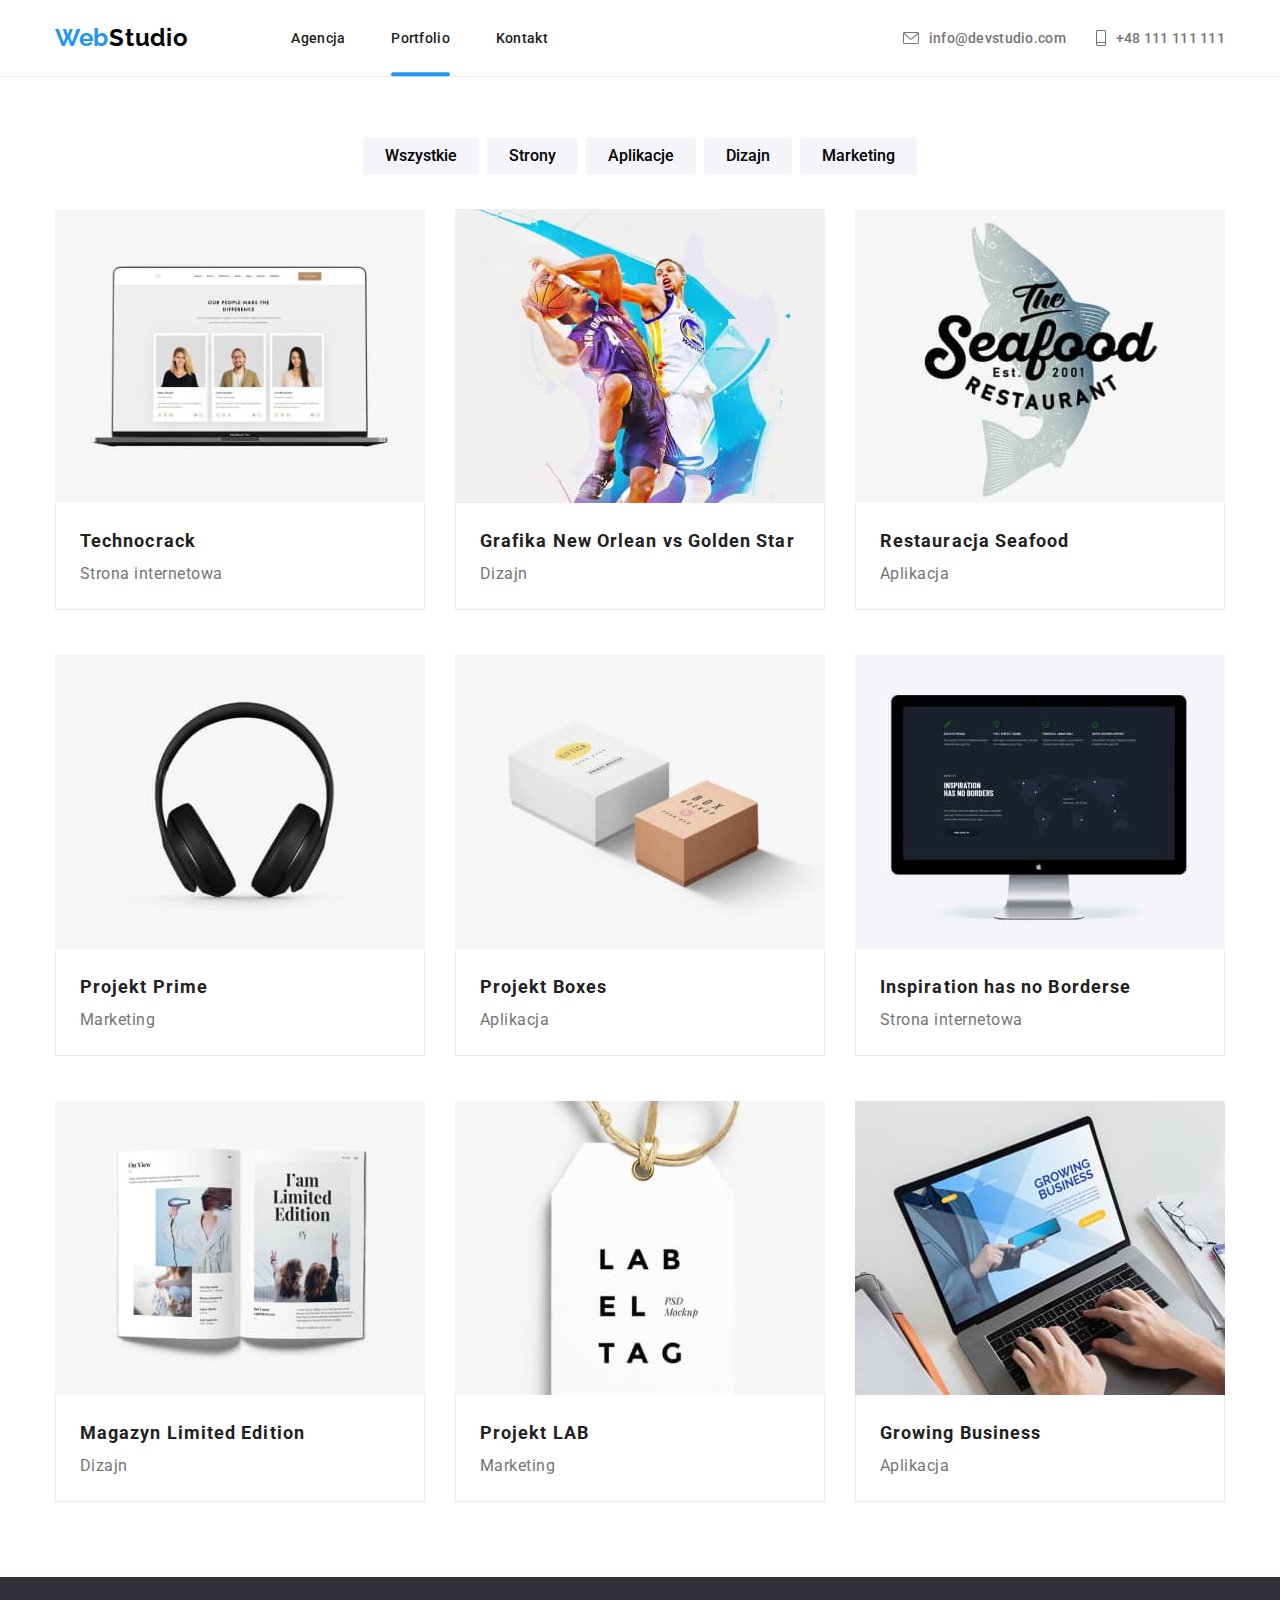
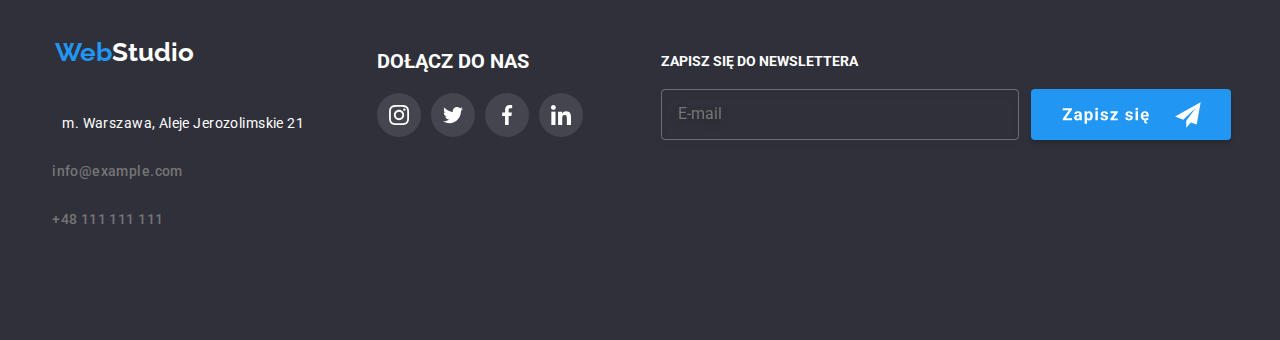
<file: portfolio.html>
<!DOCTYPE html>
<html lang="pl">

<head>
    <meta charset="UTF-8">
    <meta http-equiv="X-UA-Compatible" content="IE=edge">
    <meta name="viewport" content="width=device-width, initial-scale=1.0">
    <link rel="stylesheet" href="https://cdnjs.cloudflare.com/ajax/libs/modern-normalize/1.0.0/modern-normalize.min.css" />
    <link rel="stylesheet" href="./css/main.min.css">
    <link rel="preconnect" href="https://fonts.googleapis.com">
    <link rel="preconnect" href="https://fonts.gstatic.com" crossorigin>
    <link
        href="https://fonts.googleapis.com/css2?family=Raleway:wght@700&family=Roboto:wght@400;500;700;900&display=swap"
        rel="stylesheet">
    <title>WebStudio</title>
</head>

<body>
    <header class="header">
            <div class="container">
                  <!--logo-->
                  <a class="logo header__logo" href="index.html"><span class="logo__motive">Web</span>Studio</a>
                  <svg class="header__burger-icon" data-menu-open>
                        <use href="./images/burgerandxx.svg#icon-burger"></use>
                  </svg>
                  <nav class="navigation">
                        <ul class="list navigation__list">
                              <li class="navigation__item">
                                    <a class="navigation__link" href="index.html">Agencja</a>
                              </li>
                              <li class="navigation__item">
                                    <a class="navigation__link navigation__link--active" href="portfolio.html">Portfolio</a>
                              </li>
                              <li class="navigation__item">
                                    <a class="navigation__link" href="#">Kontakt</a>
                              </li>
                        </ul>
                  </nav>
                  <ul class="list header__list">
                        <li class="header__item">
                              <a class="header__contact" href="mailto:info@devstudio.com"><svg class="header__mail-icon">
                              <use href="./images/icons.svg#icon-mailicon"></use>
                              </svg>info@devstudio.com</a>
                        </li>
                        <li class="header__item">
                              <a class="header__contact" href="tel:48111111111"><svg class="header__phone-icon">
                              <use href="./images/icons.svg#icon-phoneicon"></use>
                              </svg>+48 111 111 111</a>
                        </li>
                  </ul>
            </div>
      </header>
  
   <main>
       <!--hero buttons-->
    <section class="sectionporfoliobtn section">
        <div class="container">
           <ul class="portfoliobtn">
            <li class="portfoliobtn__item"> <button class="portfoliobtn__text" type="button">Wszystkie</button> </li>
            <li class="portfoliobtn__item"> <button class="portfoliobtn__text" type="button">Strony</button> </li>
            <li class="portfoliobtn__item"> <button class="portfoliobtn__text" type="button">Aplikacje</button> </li>
            <li class="portfoliobtn__item"> <button class="portfoliobtn__text" type="button">Dizajn</button> </li>
            <li class="portfoliobtn__item"> <button class="portfoliobtn__text" type="button">Marketing</button> </li>
           </ul> 
      </div>
    </section> 

    <!--9 images with description-->
    <section class="section-btn section">
        <div class="container">
        <ul class="main-list">
            <li class="main-list-item"><div class="porfolio-wrapper" >
                <div class="box-overlay">
                    <picture>
                
                  <source media="(min-width: 1200px)"
                    srcset="./images/newimages/portfolioimg/portfolio1desktop.jpg 1x, ./images/newimages/portfolioimg/portfolio1desktop@2x.jpg 2x">
                
                  <source media="(min-width: 768px)"
                    srcset="./images/newimages/portfolioimg/portfolio1tablet.jpg 1x, ./images/newimages/portfolioimg/portfolio1tablet@2x.jpg 2x">
                
                  <source srcset="./images/newimages/portfolioimg/portfolio1mobile.jpg 1x, ./images/newimages/portfolioimg/portfolio1mobile@2x.jpg 2x">
                
                  <img class="project__img" src="./images/imagesssportfolio/imagelaptop.jpg" alt="Technocrack" />
                </picture>
                    <!--<img class="main-list-img" src="/goit-markup-hw-02/images/imagesssportfolio/imagelaptop.jpg" alt="Technocrack" width="370" height="294"> -->
                <p class="text-overlay">Technocrack jest popularną platformą wykorzystywaną do rozpowszechniania koronawirusa. Firmy wykorzystują tę platformę do celów szpiegowskich i ataków na niezabezpieczone serwery konkurencji</p>
                </div>
                <div class="border-text">
                <h3 class="main-list-header">Technocrack</h3>
                <p class="main-list-text">Strona internetowa</p></div> </div></li>
                
            <li class="main-list-item"><div class="porfolio-wrapper">
                <div class="box-overlay">
                    <picture>
                
                  <source media="(min-width: 1200px)"
                    srcset="./images/newimages/portfolioimg/portfolio2desktop.jpg 1x, ./images/newimages/portfolioimg/portfolio2desktop@2x.jpg 2x">
                
                  <source media="(min-width: 768px)"
                    srcset="./images/newimages/portfolioimg/portfolio2tablet.jpg 1x, ./images/newimages/portfolioimg/portfolio2tablet@2x.jpg 2x">
                
                  <source srcset="./images/newimages/portfolioimg/portfolio2tablet.jpg 1x, ./images/newimages/portfolioimg/portfolio2tablet@2x.jpg 2x">
                
                  <img class="project__img" src="./images/imagesssportfolio/imgplayer.jpg" alt="Grafika New Orlean vs Golden Sta" />
                </picture>
                <!--<img class="main-list-img" src="/goit-markup-hw-02/images/imagesssportfolio/imgplayer.jpg" alt="Grafika New Orlean vs Golden Star" width="370" height="294"> -->
                    <p class="text-overlay">Technocrack jest popularną platformą wykorzystywaną do rozpowszechniania koronawirusa. Firmy
                        wykorzystują tę platformę do celów szpiegowskich i ataków na niezabezpieczone serwery konkurencji</p>
                    </div>
                <div class="border-text">
                    <h3  class="main-list-header">Grafika New Orlean vs Golden Star</h3>
                <p class="main-list-text">Dizajn</p> </div></div></li>
                
            <li class="main-list-item"><div class="porfolio-wrapper" >
                 <div class="box-overlay">
                     <picture>
                
                  <source media="(min-width: 1200px)"
                    srcset="./images/newimages/portfolioimg/portfolio3desktop.jpg 1x, ./images/newimages/portfolioimg/portfolio3desktop@2x.jpg 2x">
                
                  <source media="(min-width: 768px)"
                    srcset="./images/newimages/portfolioimg/portfolio3tablet.jpg 1x, ./images/newimages/portfolioimg/portfolio3tablet@2x.jpg 2x">
                
                  <source srcset="./images/newimages/portfolioimg/portfolio3mobile.jpg 1x, ./images/newimages/portfolioimg/portfolio3mobile@2x.jpg 2x">
                
                  <img class="project__img" src="./images/imagesssportfolio/imgseafood.jpg" alt="Restauracja Seafood" />
                </picture>
                     <!--<img class="main-list-img" src="/goit-markup-hw-02/images/imagesssportfolio/imgseafood.jpg" alt="Restauracja Seafood" width="370" height="294"> -->
                    <p class="text-overlay">Technocrack jest popularną platformą wykorzystywaną do rozpowszechniania koronawirusa. Firmy
                        wykorzystują tę platformę do celów szpiegowskich i ataków na niezabezpieczone serwery konkurencji</p>
                    </div>
                <div class="border-text">
                    <h3  class="main-list-header">Restauracja Seafood</h3>
                <p class="main-list-text">Aplikacja</p></div> </div></li>
                
            <li class="main-list-item"><div class="porfolio-wrapper" >
                <div class="box-overlay"> 
                    <picture>
                
                  <source media="(min-width: 1200px)"
                    srcset="./images/newimages/portfolioimg/portfolio4desktop.jpg 1x, ./images/newimages/portfolioimg/portfolio4desktop@2x.jpg 2x">
                
                  <source media="(min-width: 768px)"
                    srcset="./images/newimages/portfolioimg/portfolio4tablet.jpg 1x, ./images/newimages/portfolioimg/portfolio4tablet@2x.jpg 2x">
                
                  <source srcset="./images/newimages/portfolioimg/portfolio4mobile.jpg 1x, ./images/newimages/portfolioimg/portfolio4mobile@2x.jpg 2x">
                
                  <img class="project__img" src="./images/imagesssportfolio/imgheadphones.jpg" alt="Projekt Prime" />
                </picture>
                    <!-- <img class="main-list-img" src="/goit-markup-hw-02/images/imagesssportfolio/imgheadphones.jpg" alt="Projekt Prime" width="370" height="294"> -->
                <p class="text-overlay">Technocrack jest popularną platformą wykorzystywaną do rozpowszechniania koronawirusa. Firmy
                    wykorzystują tę platformę do celów szpiegowskich i ataków na niezabezpieczone serwery konkurencji</p>
                </div>
                <div class="border-text">
                    <h3  class="main-list-header">Projekt Prime</h3>
                <p class="main-list-text">Marketing</p></div> </div></li>
                
            <li class="main-list-item"><div class="porfolio-wrapper" >
                <div class="box-overlay">
                    <picture>
                
                  <source media="(min-width: 1200px)"
                    srcset="./images/newimages/portfolioimg/portfolio5desktop.jpg 1x, ./images/newimages/portfolioimg/portfolio5desktop@2x.jpg 2x">
                
                  <source media="(min-width: 768px)"
                    srcset="./images/newimages/portfolioimg/portfolio5tablet.jpg 1x, ./images/newimages/portfolioimg/portfolio5tablet@2x.jpg 2x">
                
                  <source srcset="./images/newimages/portfolioimg/portfolio5mobile.jpg 1x, ./images/newimages/portfolioimg/portfolio5mobile@2x.jpg 2x">
                
                  <img class="project__img" src="./images/imagesssportfolio/imgbox.jpg" alt="Projekt Boxes" />
                </picture>
                    <!-- <img class="main-list-img" src="/goit-markup-hw-02/images/imagesssportfolio/imgbox.jpg" alt="Projekt Boxes" width="370" height="294"> -->
                <p class="text-overlay">Technocrack jest popularną platformą wykorzystywaną do rozpowszechniania koronawirusa. Firmy
                    wykorzystują tę platformę do celów szpiegowskich i ataków na niezabezpieczone serwery konkurencji</p>
                </div>
                <div class="border-text">
                    <h3  class="main-list-header">Projekt Boxes</h3>
                <p class="main-list-text">Aplikacja</p></div> </div></li>
                
            <li class="main-list-item"><div class="porfolio-wrapper" >
                 <div class="box-overlay">
                     <picture>
                
                  <source media="(min-width: 1200px)"
                    srcset="./images/newimages/portfolioimg/portfolio6desktop.jpg 1x, ./images/newimages/portfolioimg/portfolio6desktop@2x.jpg 2x">
                
                  <source media="(min-width: 768px)"
                    srcset="./images/newimages/portfolioimg/portfolio6tablet.jpg 1x, ./images/newimages/portfolioimg/portfolio6tablet@2x.jpg 2x">
                
                  <source srcset="./images/newimages/portfolioimg/portfolio6mobile.jpg 1x, ./images/newimages/portfolioimg/portfolio6mobile@2x.jpg 2x">
                
                  <img class="project__img" src="./images/imagesssportfolio/imgmonitor.jpg" alt="Inspiration has no Borders" />
                </picture>
                     <!-- <img class="main-list-img" src="/goit-markup-hw-02/images/imagesssportfolio/imgmonitor.jpg" alt="Inspiration has no Borders" width="370" height="294"> -->
                <p class="text-overlay">Technocrack jest popularną platformą wykorzystywaną do rozpowszechniania koronawirusa. Firmy
                    wykorzystują tę platformę do celów szpiegowskich i ataków na niezabezpieczone serwery konkurencji</p>
                </div>
                <div class="border-text">
                    <h3  class="main-list-header">Inspiration has no Borderse</h3>
                <p class="main-list-text">Strona internetowa</p> </div></div></li>
    
            <li class="main-list-item"><div class="porfolio-wrapper" >
                 <div class="box-overlay">
                     <picture>
                
                  <source media="(min-width: 1200px)"
                    srcset="./images/newimages/portfolioimg/portfolio7desktop.jpg 1x, ./images/newimages/portfolioimg/portfolio7desktop@2x.jpg 2x">
                
                  <source media="(min-width: 768px)"
                    srcset="./images/newimages/portfolioimg/portfolio7tablet.jpg 1x, ./images/newimages/portfolioimg/portfolio7tablet@2x.jpg 2x">
                
                  <source srcset="./images/newimages/portfolioimg/portfolio7mobile.jpg 1x, ./images/newimages/portfolioimg/portfolio7mobile@2x.jpg 2x">
                
                  <img class="project__img" src="./images/imagesssportfolio/imgbook.jpg" alt="Magazyn Limited Edition" />
                </picture>
                     <!-- <img class="main-list-img" src="/goit-markup-hw-02/images/imagesssportfolio/imgbook.jpg" alt="Magazyn Limited Edition" width="370" height="294"> -->
                <p class="text-overlay">Technocrack jest popularną platformą wykorzystywaną do rozpowszechniania koronawirusa. Firmy
                    wykorzystują tę platformę do celów szpiegowskich i ataków na niezabezpieczone serwery konkurencji</p>
                </div>
                <div class="border-text">
                    <h3  class="main-list-header">Magazyn Limited Edition</h3>
                <p class="main-list-text">Dizajn</p></div> </div></li>
                
            <li class="main-list-item"><div class="porfolio-wrapper" >
                <div class="box-overlay">
                    <picture>
                
                  <source media="(min-width: 1200px)"
                    srcset="./images/newimages/portfolioimg/portfolio8desktop.jpg 1x, ./images/newimages/portfolioimg/portfolio8desktop@2x.jpg 2x">
                
                  <source media="(min-width: 768px)"
                    srcset="./images/newimages/portfolioimg/portfolio8tablet.jpg 1x, ./images/newimages/portfolioimg/portfolio8tablet@2x.jpg 2x">
                
                  <source srcset="./images/newimages/portfolioimg/portfolio8mobile.jpg 1x, ./images/newimages/portfolioimg/portfolio8mobile@2x.jpg 2x">
                
                  <img class="project__img" src="./images/imagesssportfolio/imgmetka.jpg" alt="Projekt LAB" />
                </picture>
                    <!-- <img class="main-list-img" src="/goit-markup-hw-02/images/imagesssportfolio/imgmetka.jpg" alt="Projekt LAB" width="370" height="294"> -->
                <p class="text-overlay">Technocrack jest popularną platformą wykorzystywaną do rozpowszechniania koronawirusa. Firmy
                    wykorzystują tę platformę do celów szpiegowskich i ataków na niezabezpieczone serwery konkurencji</p>
                </div>
                <div class="border-text">
                    <h3  class="main-list-header">Projekt LAB</h3>
                <p class="main-list-text">Marketing</p></div></div> </li>
                
            <li class="main-list-item"><div class="porfolio-wrapper" >
                <div class="box-overlay">
                    <picture>
                
                  <source media="(min-width: 1200px)"
                    srcset="./images/newimages/portfolioimg/portfolio9desktop.jpg 1x, ./images/newimages/portfolioimg/portfolio9desktop@2x.jpg 2x">
                
                  <source media="(min-width: 768px)"
                    srcset="./images/newimages/portfolioimg/portfolio9tablet.jpg 1x, ./images/newimages/portfolioimg/portfolio9tablet@2x.jpg 2x">
                
                  <source srcset="./images/newimages/portfolioimg/portfolio9mobile.jpg 1x, ./images/newimages/portfolioimg/portfolio9mobile@2x.jpg 2xx">
                
                  <img class="project__img" src="./images/imagesssportfolio/imglaptop.jpg" alt="Growing Business" />
                </picture>
                    <!--<img class="main-list-img" src="/goit-markup-hw-02/images/imagesssportfolio/imglaptop.jpg" alt="Growing Business" width="370" height="294"> -->
                <p class="text-overlay">Technocrack jest popularną platformą wykorzystywaną do rozpowszechniania koronawirusa. Firmy
                    wykorzystują tę platformę do celów szpiegowskich i ataków na niezabezpieczone serwery konkurencji</p>
                </div>
                <div class="border-text">
                    <h3  class="main-list-header">Growing Business</h3>
                <p class="main-list-text">Aplikacja</p></div> </div></li>
                
        </ul>
        </div>
    </section>
    </main>

 <footer class="sectionfooter">
    <div class="container" >
        <ul class="footer">
    <li class="contact"><div class="contact__wrapper"> 
    <a class="link" href="index.html"> <span class="logodark">Web</span>Studio </a>
     <address class="address">
        m. Warszawa, Aleje Jerozolimskie 21 <br>
     <a class="address-mail" href="mailto:info@example.com">info@example.com</a> <br>
     <a class="address-phone" href="tel:48111111111">+48 111 111 111 </a> <br>
    </address>
    </div></li>
    <li class="righfooter"><div class="righfooter__wrapper">
        <p class="righfooter__header">DOŁĄCZ DO NAS</p>
        <ul class="socialmedia">
            <li class="socialmedia__item">
                <a class="socialmedia__link">
                    <svg class="socialmedia__icon" width="20" height="20" >
                        <use href="./images/icons.svg#icon-instagram"></use>
                    </svg>
                </a> 
            </li>
            <li class="socialmedia__item">
                <a class="socialmedia__link">
                    <svg class="socialmedia__icon" width="20" height="20">
                        <use href="./images/icons.svg#icon-twitter"></use>
                    </svg>
                </a>
            </li>
            <li class="socialmedia__item">
                <a class="socialmedia__link">
                    <svg class="socialmedia__icon" width="20" height="20">
                        <use href="./images/icons.svg#icon-facebook"></use>
                    </svg>
                </a>
            </li>
            <li class="socialmedia__item">
                <a class="socialmedia__link">
                    <svg class="socialmedia__icon" width="20" height="20">
                        <use href="./images/icons.svg#icon-linkedin"></use>
                    </svg>
                </a>
            </li>
        </ul>
    </div></li>

    <!--newsletter-->
    <div class="newsletter">
        <p class="newsletter__header">ZAPISZ SIĘ DO NEWSLETTERA</p>
        <form class="newsletter__form" name="newsletter-form" autocomplete="on" formvalidate>
            <label><input class="newsletter__input" type="email" name="email" placeholder="E-mail" /></label>
            <button class="newsletter__btn" type="submit">
                <svg class="newsletter__icon" width="139" height="32">
                    <use href="./images/icons.svg#icon-newsletterbtn"></use>
                </svg>
            </button>
        </form>
    </div>
    </div>
</footer> 
<div class="mobilemenu is-hidden" data-menu>
    
            <svg class="close-btn mobilemenu__close-btn" data-menu-close>
                  <use href="/images/burgerandxx.svg#icon-xxclose"></use>
            </svg>
            <ul class="list mobilemenu__nav-list">
                  <li class="mobilemenu__nav-item"><a href="index.html" class="mobilemenu__nav-link">Agencja</a></li>
                  <li class="mobilemenu__nav-item"><a href="portfolio.html" class="mobilemenu__nav-link">Portfolio</a></li>
                  <li class="mobilemenu__nav-item"><a href="#" class="mobilemenu__nav-link">Kontakt</a></li>
            </ul>
            <ul class="list mobilemenu__contact-list">
                  <li class="mobilemenu__contact-item"><a href="tel:48111111111" class="mobilemenu__phone">+48 111 111 111</a></li>
                  <li class="mobilemenu__contact-item"><a href="mailto:info@devstudio.com" class="mobilemenu__mail">info@devstudio.com</a></li>
            </ul>
            <ul class="list mobilemenu__social-list">
                  <li class="mobilemenu__social-item"><a href="#" class="mobilemenu__social-link">Instagram</a></li>
                  <li class="mobilemenu__social-item"><a href="#" class="mobilemenu__social-link">Twitter</a></li>
                  <li class="mobilemenu__social-item"><a href="#" class="mobilemenu__social-link">Facebook</a></li>
                  <li class="mobilemenu__social-item"><a href="#" class="mobilemenu__social-link">LinkedIn</a></li>
            </ul>
            
      </div>
    <script src="./js/mobile-menu.js"></script>


</body>
</html>
</file>
<file: css/main.min.css>
:root{--main-font: 'Roboto', sans-serif;--secondary-font: 'Raleway', sans-serif;--main-color: #2196F3;--main-black: #212121;--main-grey: #757575;--color-backgroudn: #2f303a;--white: #ffffff;--black: #000000;--btn-backround: #f5f4fa;--border-color: #ececec;--link-color: #afb1b8;--overlay-color: rgba(33, 150, 243, 0.9);--backdrop-color: rgba(0, 0, 0, 0.2)}body{font-family:var(--main-font);color:var(--main-color)}h1,h2,h3,h4,h5,h6{margin:0;padding:0}ul,ol{padding:0;margin:0}p{padding:0;margin:0}img{display:block;max-width:100%;height:auto}.list{list-style:none}.container{width:100%;padding:0 15px;margin:0 auto}.page-header .container{display:flex;align-items:center;justify-content:space-between}.hero .container{padding:118px 0}.page-footer .container{display:flex;flex-direction:column;align-items:center;justify-content:center}@media screen and (min-width: 480px){.container{max-width:480px}}@media screen and (min-width: 768px){.container{max-width:768px}.page-header .container{justify-content:center}}@media screen and (min-width: 1200px){.container{max-width:1200px}.hero .container{padding:200px 0}.page-footer .container{flex-direction:row;align-items:baseline}}.section{padding-bottom:60px;padding-top:60px}.header .container{display:flex;justify-content:space-between;align-items:center}.header{padding:0;padding-top:16px;padding-bottom:16px;border-bottom:1px solid var(--border-color)}.header__list{display:none}.header__logo{color:var(--black)}.header__burger-icon{width:24px;height:16px;transition-property:fill;transition-duration:250ms;transition-timing-function:cubic-bezier(0.4, 0, 0.2, 1)}.header__burger-icon:hover,.header__burger-icon:focus{fill:var(--main-color);cursor:pointer}.button{font-weight:700;font-size:16px;line-height:1.875;text-align:center;letter-spacing:0.06em;color:var(--white);background-color:var(--main-color);box-shadow:0px 4px 4px rgba(0,0,0,0.15);border-style:none;border-radius:4px;cursor:pointer}@media screen and (min-width: 768px){.header{padding-top:21px;padding-bottom:21px}.header__list{display:block}.header__item:not(:last-child){margin-bottom:10px}.header__mail-icon{margin-right:8px;width:14px;height:10px}.header__phone-icon{margin-right:8px;width:10px;height:14px}.header__burger-icon{display:none}.header__contact{display:flex;align-items:center;font-weight:500;font-size:12px;line-height:1.167;letter-spacing:0.02em;text-decoration:none;color:var(--main-grey);fill:var(--main-grey);transition-property:color, fill;transition-duration:250ms;transition-timing-function:cubic-bezier(0.4, 0, 0.2, 1)}.header__contact:hover,.header__contact:focus{color:var(--main-color);fill:var(--main-color)}}@media screen and (min-width: 1200px){.header{padding-top:24px;padding-bottom:24px}.header__list{display:flex;justify-content:center;align-items:center}.header__item:not(:last-child){margin:0;margin-right:30px}.header__mail-icon{margin-right:10px;width:16px;height:12px}.header__phone-icon{margin-right:10px;width:10px;height:16px}.header__contact{font-size:14px;line-height:1.143}}.address{font-style:normal;font-weight:400;font-size:14px;line-height:1.714;letter-spacing:0.03em;color:var(--white);white-space:pre}.address__span{display:inline-block;margin-bottom:9px}.address__contact{display:inline-block;font-weight:400;color:rgba(255,255,255,0.6);text-decoration:none;transition-property:color;transition-duration:250ms;transition-timing-function:cubic-bezier(0.4, 0, 0.2, 1)}.address__contact:hover,.address__contact:focus{color:var(--main-color)}.address__contact:not(:last-child){margin-bottom:9px}.navigation{display:none}@media screen and (min-width: 768px){.navigation{display:inline-block}.navigation__item:not(:last-child){margin-right:60px}.navigation__list{margin-right:101px;margin-left:83px;display:flex;align-items:center;list-style:none}.navigation__link{display:inline-block;position:relative;font-weight:500;font-size:14px;line-height:1.143;letter-spacing:0.02em;text-decoration:none;color:var(--main-black);transition-property:color;transition-duration:250ms;transition-timing-function:cubic-bezier(0.4, 0, 0.2, 1)}.navigation__link:hover,.navigation__link:focus{color:var(--main-color)}.navigation__link::after{content:"";position:absolute;width:100%;height:0;bottom:0;left:0;background-color:var(--main-color);transform:translateY(25px);border-radius:2px;transition:height 250ms cubic-bezier(0.4, 0, 0.2, 1),transform 250ms cubic-bezier(0.4, 0, 0.2, 1)}.navigation__link:hover::after,.navigation__link:focus::after{height:4px;transform:translateY(32.25px)}.navigation__link--active::after{content:"";display:block;position:absolute;width:100%;height:4px;bottom:0;left:0;background-color:var(--main-color);transform:translateY(32.25px);border-radius:2px}}@media screen and (min-width: 1200px){.navigation__item:not(:last-child){margin-right:46px}.navigation__list{margin-right:345px;margin-left:93px}.navigation__link::after{transform:translateY(25px)}.navigation__link:hover::after,.navigation__link:focus::after{transform:translateY(30.25px)}.navigation__link--active::after{transform:translateY(30.25px)}}.logo{font-family:var(--secondary-font);font-weight:700;font-size:24px;line-height:1.167;letter-spacing:0.03em;text-decoration:none}.logo__motive{color:var(--main-color)}.hero.container{justify-content:center}@media screen and (min-width: 320px) and (max-width: 767px){.hero{background-color:var(--color-backgroudn);background-image:linear-gradient(rgba(47,48,58,0.4), rgba(47,48,58,0.4)),url("../images/newimages/backgrounds/bgmobile.jpg");background-size:cover;background-repeat:no-repeat;background-position:center;padding:118px 0}.hero__header{font-family:var(--secondary-font);font-weight:900;font-style:var(--black);font-size:26px;line-height:1.3636;letter-spacing:6%;color:var(--white);margin-bottom:40px;text-align:center}}@media screen and (min-device-pixel-ratio: 2) and (min-width: 320px) and (max-width: 767px), screen and (min-resolution: 192dpi) and (min-width: 320px) and (max-width: 767px), screen and (min-resolution: 2dppx) and (min-width: 320px) and (max-width: 767px){.hero{background-color:var(--color-backgroudn);background-image:linear-gradient(rgba(47,48,58,0.4), rgba(47,48,58,0.4)),url("../images/newimages/backgrounds/bgmobile@2x.jpg")}}@media screen and (min-width: 768px) and (max-width: 1199px){.hero{background-color:var(--color-backgroudn);background-image:linear-gradient(rgba(47,48,58,0.4), rgba(47,48,58,0.4)),url("../images/newimages/backgrounds/bgtablet.jpg");background-size:cover;background-repeat:no-repeat;display:flex;padding:118px 0}.hero__header{font-family:var(--secondary-font);font-weight:900;font-style:var(--black);font-size:26px;line-height:1.3636;letter-spacing:6%;color:var(--white);margin-bottom:40px}}@media screen and (min-device-pixel-ratio: 2) and (min-width: 768px) and (max-width: 1199px), screen and (min-resolution: 192dpi) and (min-width: 768px) and (max-width: 1199px), screen and (min-resolution: 2dppx) and (min-width: 768px) and (max-width: 1199px){.hero{background-color:var(--color-backgroudn);background-image:linear-gradient(rgba(47,48,58,0.4), rgba(47,48,58,0.4)),url("../images/newimages/backgrounds/bgtablet@2x.jpg")}}@media screen and (min-width: 1200px){.hero{background-color:var(--color-backgroudn);background-image:linear-gradient(rgba(47,48,58,0.4), rgba(47,48,58,0.4)),url("../images/newimages/backgrounds/bgdesktop.jpg");background-size:cover;background-repeat:no-repeat;display:flex;padding:118px 0}.hero__header{font-family:var(--secondary-font);font-weight:900;font-style:var(--black);font-size:44px;line-height:1.3636;letter-spacing:6%;color:var(--white);margin-bottom:40px}}@media screen and (min-device-pixel-ratio: 2) and (min-width: 1200px), screen and (min-resolution: 192dpi) and (min-width: 1200px), screen and (min-resolution: 2dppx) and (min-width: 1200px){.hero{background-color:var(--color-backgroudn);background-image:linear-gradient(rgba(47,48,58,0.4), rgba(47,48,58,0.4)),url("../images/newimages/backgrounds/bgdesktop@2x.jpg")}}.hero__btn{font-family:var(--secondary-font);font-weight:700;font-style:bold;font-size:16px;line-height:1.875;letter-spacing:6%;color:var(--white);background-color:var(--main-color);display:block;box-shadow:0px 4px 4px rgba(0,0,0,0.15);border-style:none;border-radius:4px;cursor:pointer;padding:10px 41px 10px 41px;margin-right:auto;margin-left:auto}@media screen and (min-width: 320px) and (max-width: 767px){.advantages__item:not(:last-child){margin-bottom:30px}.adventages{list-style:none}.adventages{flex-direction:column;justify-content:center;align-items:center;list-style:none;padding-top:60px}.adventages__header{font-style:bold;font-weight:700;font-size:14px;line-height:1.143;letter-spacing:3%;color:var(--main-black);margin-bottom:30px;justify-content:center;text-align:center}.adventages__text{font-weight:400;font-size:14px;line-height:1.714;letter-spacing:3%;color:var(--main-grey);justify-content:center;align-items:center;margin-bottom:30px}.adventages__icon{background-color:var(--btn-backround);margin-bottom:30px;width:100%;height:120px;padding:25px}}@media screen and (min-width: 768px){.sectionadventages{display:flex;padding-top:60px}.adventages{display:flex;flex-wrap:wrap;list-style:none;align-items:center;justify-content:center;margin-top:94px;margin-left:-15px}.adventages__item{width:354px;margin-right:16px}.adventages__header{font-style:bold;font-weight:700;font-size:14px;line-height:1.143;letter-spacing:3%;color:var(--main-black);margin-bottom:10px}.adventages__text{font-weight:400;font-size:14px;line-height:1.714;letter-spacing:3%;color:var(--main-grey);align-items:center;justify-content:center;margin-bottom:30px}.adventages__icon{background-color:var(--btn-backround);margin-bottom:30px;width:354px;height:120px;padding:25px}}@media screen and (min-width: 1200px){.adventages{display:flex;list-style:none}.adventages__item{width:270px}.adventages__header{font-style:bold;font-weight:700;font-size:14px;line-height:1.143;letter-spacing:3%;color:var(--main-black);margin-bottom:10px}.adventages__text{font-weight:400;font-size:14px;line-height:1.714;letter-spacing:3%;color:var(--main-grey)}.adventages__icon{background-color:var(--btn-backround);margin-bottom:30px;width:270px;height:120px;padding:25px}}.adventages__item>.adventages__text{line-height:1.714;font-weight:400;letter-spacing:0.03em;font-size:14px;line-height:1.714;letter-spacing:0.03em}.adventage .adventages__item{margin-right:30px}.sectionoffer{display:none}@media screen and (min-width: 1200px){.sectionoffer{display:block}}.offer{display:flex;justify-content:space-between;list-style:none}.offer__item{position:relative}.offer__text{width:100%;position:absolute;bottom:0;padding:27px 90px;background-color:rgba(47,48,58,0.8);font-weight:700;font-size:14px;line-height:1.142;text-align:center;letter-spacing:0.03em;text-transform:uppercase;color:var(--white)}.offer__header{font-style:bold;font-weight:700;font-size:36px;line-height:1.167;letter-spacing:3%;color:var(--main-black);text-align:center;margin-bottom:50px}.sectionteam{background-color:var(--btn-backround)}.team{list-style:none}.team__header{font-weight:700;font-size:36px;line-height:1.166;text-align:center;letter-spacing:0.03em;color:var(--black);margin-bottom:30px;margin-top:30px}.header-three-contact{font-style:medium;font-weight:500;font-size:16px;line-height:1.188;letter-spacing:3%;text-align:center;color:var(--main-black);margin-top:30px;margin-bottom:10px}.social__link{display:flex;padding:12px;border-radius:50%;fill:var(--link-color);background-color:rgba(255,255,255,0.1);margin-bottom:30px}.social__link:hover,.social__link:focus{fill:var(--white);background-color:var(--main-color)}.social__item .social__link{transition:250ms cubic-bezier(0.4, 0, 0.2, 1)}.social{list-style:none;display:flex;align-items:center;justify-content:center}.team__item{background-color:var(--white);box-shadow:0px 1px 3px rgba(0,0,0,0.12),0px 1px 1px rgba(0,0,0,0.14),0px 2px 1px rgba(0,0,0,0.2);border-radius:0px 0px 4px 4px}.description-text-contact{font-size:16px;line-height:1.187;text-align:center;letter-spacing:0.03em;color:var(--main-grey);margin-bottom:16px}.team__wrapper{padding:30px 32px}.social{display:flex;align-items:center;justify-content:center}@media screen and (max-width: 767px){.team__item:not(:last-child){margin-bottom:30px}}@media screen and (min-width: 768px){.team{display:flex;flex-wrap:wrap;margin:-15px}.team__item{margin:15px;flex-basis:calc((100% - 60px) / 2)}}@media screen and (min-width: 1200px){.team__item{flex-basis:calc((100% - 120px) / 4)}}.clients{display:flex;flex-wrap:wrap;margin:-15px;align-items:center;justify-content:space-between;list-style:none}.clients__header{font-weight:700;font-size:36px;line-height:1.166;text-align:center;letter-spacing:0.03em;color:var(--black);margin-bottom:30px;margin-top:30px}.clients__item{margin:15px;flex-basis:calc((100% - 60px) / 2)}.clients__link{display:flex;justify-content:center;align-items:center;padding:16px 0;border:1px solid var(--link-color);border-radius:4px;fill:var(--link-color);transition-property:fill, border;transition-duration:250ms;transition-timing-function:cubic-bezier(0.4, 0, 0.2, 1)}.clients__link:hover,.clients__link:focus{fill:var(--main-color);border:1px solid var(--main-color)}@media screen and (min-width: 768px){.clients__item{flex-basis:calc((100% - 90px) / 3)}}@media screen and (min-width: 1200px){.clients__item{flex-basis:calc((100% - 180px) / 6)}}.backdrop{position:fixed;top:0;left:0;background-color:var(--backdrop-color);opacity:1;transition:opacity 250ms cubic-bezier(0.4, 0, 0.2, 1);width:100%;height:100%}.is-hidden{opacity:0;pointer-events:none}.policy-btn{width:200px;height:50px;font-weight:700;font-size:16px;line-height:1.87;letter-spacing:0.06em;color:var(--white);display:block;align-items:center;text-align:center;justify-content:center;margin:auto;background:var(--main-color);box-shadow:0px 4px 4px rgba(0,0,0,0.15);border-radius:4px;margin-top:30px;border-style:none}.modal{position:absolute;left:50%;top:50%;transform:translate(-50%, -50%) scale(0.9);max-width:450px;min-height:609px;background-color:var(--white);box-shadow:0px 1px 3px rgba(0,0,0,0.12),0px 1px 1px rgba(0,0,0,0.14),0px 2px 1px rgba(0,0,0,0.2);border-radius:4px;padding:40px}.close-btn{display:flex;position:absolute;top:8px;right:8px;width:30px;height:30px;border:1px solid rgba(0,0,0,0.1);border-radius:50%;background-color:var(--white);cursor:pointer;align-items:center;justify-content:center}.modal-form{display:flex;flex-direction:column}.modal-form:last-of-type{align-self:center}.modal-header{font-size:20px;font-weight:700;line-height:1, 15;text-align:center;letter-spacing:0.03em;color:var(--black);margin-bottom:30px;margin-top:20px}.modal-form__input:focus+.modal-form__icon{fill:var(--main-color)}.modal-form__field{font-size:12px;line-height:1.667;letter-spacing:0.01em;color:var(--main-grey)}.modal-form__field:not(:nth-of-type(4)){margin-bottom:10px}.modal-form__wrapper{position:relative;display:block;margin-bottom:10px;margin-top:4px}.modal-form__input{width:100%;height:40px;padding-left:42px;border-radius:4px;border:1px solid rgba(33,33,33,0.2);box-sizing:border-box;transition:border 250ms linear;background:var(--white);transition:border-color 250ms cubic-bezier(0.4, 0, 0.2, 1);outline:none}.modal-form__input:focus{border-color:var(--main-color);outline:none}.modal-form__icon{position:absolute;top:50%;left:15px;transform:translateY(-50%);display:block;width:18px;height:18px;transition:fill 250ms cubic-bezier(0.4, 0, 0.2, 1);padding:1px}.modal-form__text{font-size:12px;line-height:1.16px;letter-spacing:0.01em;color:rgba(117,117,117,0.5);width:100%;height:120px;border:1px solid rgba(33,33,33,0.2);border-radius:4px;padding:16px 16px;margin-top:4px;resize:none;box-sizing:border-box;outline:none;transition:border-color 250ms cubic-bezier(0.4, 0, 0.2, 1);margin-bottom:20px}.modal-form__text:focus{border-color:var(--main-color);outline:none}.modal-form__text::placeholder{color:rgba(117,117,117,0.5);font-size:12px}.modal-form__policy{font-size:14px;color:var(--main-grey);letter-spacing:3%;line-height:1.714;font-weight:400}.modal-form__policytext{color:var(--main-grey);font-size:14px;letter-spacing:3%;margin:20px auto 30px}.modal-form__policylink{color:var(--main-color);margin-top:20px;margin-right:2px;margin-left:2px}.modal-form__policytext::before{content:"";display:inline-flex;width:16px;height:16px;border:1px solid black;border-radius:2px}.modal-form__policy:checked+.modal-form__policytext::before{background-color:var(--main-color);background-image:url("data:image/svg+xml;charset=utf8,%3Csvg width='16' height='15' viewBox='0 0 16 15' fill='none' xmlns='http://www.w3.org/2000/svg'%3E%3Crect width='16' height='15' rx='2' fill='%232196F3'/%3E%3Cpath d='M3.95703 7.75166L3.88825 7.68604L3.81923 7.75141L2.93123 8.59258L2.85486 8.66492L2.93097 8.73753L6.42671 12.0724L6.49574 12.1382L6.56476 12.0724L14.069 4.91352L14.1449 4.84116L14.069 4.76881L13.1873 3.92764L13.1183 3.86183L13.0493 3.92761L6.49577 10.1735L3.95703 7.75166Z' fill='white' stroke='white' stroke-width='0.2'/%3E%3C/svg%3E");border-color:var(--main-color);background-size:contain;transition:background-color 250ms cubic-bezier(0.4, 0, 0.2, 1),border-color 250ms cubic-bezier(0.4, 0, 0.2, 1)}.check-hidden{-moz-appearance:none;-webkit-appearance:none;appearance:none}@media screen and (min-width: 768px){.modal{width:528px;min-height:581px}}.sectionporfoliobtn{padding-bottom:0;margin-bottom:40px}.portfoliobtn{list-style:none;display:flex;justify-content:flex-start;align-items:center;flex-wrap:wrap}.portfoliobtn__item{margin-bottom:15px}.portfoliobtn__item:not(:last-child){margin-right:8px}.portfoliobtn{list-style:none}.portfoliobtn__text{font-family:var(--main-font);font-weight:500;font-style:normal;font-size:16px;line-height:1.625;letter-spacing:3%;color:var(--black);background-color:var(--btn-backround);border-style:none;border-radius:4px;text-align:center;padding:6px 22px;cursor:pointer;transition-property:color, box-shadow, background-color;transition-timing-function:cubic-bezier(0.4, 0, 0.2, 1);transition-duration:250ms}.portfoliobtn__text:hover,.portfoliobtn__text:focus{background-color:var(--main-color);color:var(--white);cursor:pointer;border-style:none;box-shadow:0px 1px 1px rgba(0,0,0,0.12),1px 4px 4px rgba(0,0,0,0.06),1px 4px 6px rgba(0,0,0,0.16)}@media screen and (min-width: 768px){.sectionporfoliobtn{margin-bottom:30px}.portfoliobtn{justify-content:center}.portfoliobtn__item{margin-bottom:0}}@media screen and (min-width: 1200px){.sectionporfoliobtn{margin-bottom:34px}}.section-btn{padding-top:0}.main-list{list-style:none}.porfolio-wrapper{position:relative;overflow:hidden}.main-list-header{font-weight:700;font-style:bold;font-size:18px;line-height:2;letter-spacing:6%;color:var(--main-black)}.main-list-item{transition-property:color, box-shadow;transition-timing-function:cubic-bezier(0.4, 0, 0.2, 1);transition-duration:250ms}.main-list-item:hover{box-shadow:0px 1px 1px rgba(0,0,0,0.12),0px 4px 4px rgba(0,0,0,0.06),1px 4px 6px rgba(0,0,0,0.16)}.main-list-item:not(:last-child){margin-bottom:30px}.main-list-item:hover .text-overlay,.main-list-item:focus .text-overlay{transform:translateY(0)}.text-overlay{position:absolute;top:0;left:0;width:100%;height:100%;transform:translateY(100%);justify-content:center;padding:77px 24px;overflow:scroll;font-size:18px;line-height:1.556;color:#ffffff;background:var(--overlay-color);transition:250ms cubic-bezier(0.4, 0, 0.2, 1)}.border-text{padding:20px 24px;border-bottom:1px solid var(--border-color);border-right:1px solid var(--border-color);border-left:1px solid var(--border-color)}.main-list-header{font-weight:700;font-size:18px;line-height:2;letter-spacing:0.06em}.main-list-text{font-size:16px;line-height:1.875;letter-spacing:0.03em;color:var(--main-grey)}@media screen and (min-width: 768px){.main-list{display:flex;flex-wrap:wrap;margin:-15px}.main-list-item{margin:15px;flex-basis:calc((100% - 60px) / 2)}.main-list-item:last-child{margin-bottom:0px}.text-overlay{padding:49px 24px}}@media screen and (min-width: 1200px){.main-list-item{flex-basis:calc((100% - 90px) / 3)}.main-list-item:last-child{margin-bottom:30px}.text-overlay{padding:49px 35px;overflow:auto}}@media screen and (min-width: 320px) and (max-width: 767px){.footer{list-style:none;padding-top:60px;padding-bottom:60px}.righfooter{margin-bottom:60px}.sectionfooter{background-color:var(--color-backgroudn);padding-top:60px;text-align:center;justify-content:center}.address-mail .address-phone:not(last-child){margin-bottom:9px}.address{color:var(--white);font-family:var(--main-font);font-weight:400;font-size:14px;font-style:normal;line-height:1.714;letter-spacing:3%;text-decoration:none}.address-mail,.address-phone{font-style:normal;font-weight:500;font-size:14px;line-height:1.1429;letter-spacing:2%;color:var(--main-grey);text-decoration:none;transition:250ms cubic-bezier(0.4, 0, 0.2, 1)}.address-mail:hover,.address-mail:focus,.address-phone:hover,.address-phone:focus{color:var(--main-color)}.link{color:var(--white);font-weight:700;font-family:var(--secondary-font);font-style:bold;font-size:26px;text-decoration:none}.logodark{font-family:var(--secondary-font);font-weight:700;font-size:26px;font-style:bold;line-height:1.193;letter-spacing:3%;color:var(--main-color);text-decoration:none}.socialmedia{list-style:none;display:flex;align-items:center;text-align:center;justify-content:center}.socialmedia__item:not(:last-child){margin-right:10px}.socialmedia__link{display:flex;padding:12px;border-radius:50%;fill:var(--white);background-color:rgba(255,255,255,0.1);transition:250ms cubic-bezier(0.4, 0, 0.2, 1)}.socialmedia__link:hover,.socialmedia__link:focus{fill:var(--white);background-color:var(--main-color)}.righfooter__header{color:var(--white);font-family:var(--main-font);font-weight:700;font-size:20px;font-style:normal;letter-spacing:3%;margin-bottom:20px;text-align:center;justify-content:center}.righfooter__wrapper{margin-left:auto;margin-right:auto;text-align:center;justify-content:center}.newsletter__header{margin-bottom:20px;color:var(--white);font-family:var(--main-font);font-weight:700;font-size:14px;font-style:normal;letter-spacing:3%}.newsletter__input:focus{outline:none;border-color:var(--main-color)}.newsletter__input{display:flex;align-items:center;width:450px;height:50px;padding:15px 16px;border:1px solid rgba(255,255,255,0.3);background-color:transparent;filter:drop-shadow(0px 4px 4px rgba(0,0,0,0.15));border-radius:4px;margin-bottom:20px}.newsletter__input:focus{outline:none;border-color:var(--main-color)}.newsletter__btn{align-items:center;justify-content:center;width:200px;margin-left:12px;outline:none;fill:var(--white);background:var(--main-color);box-shadow:0px 4px 4px rgba(0,0,0,0.15);border-radius:4px;border:none;margin-bottom:60px}}@media screen and (min-width: 768px) and (max-width: 1199px){.footer{display:flex;flex-wrap:wrap;list-style:none;position:relative}.righfooter{margin-left:144px;margin-bottom:60px}.sectionfooter{background-color:var(--color-backgroudn);padding-top:60px;text-align:center;justify-content:center}.address-mail .address-phone:not(last-child){margin-bottom:9px}.address{color:var(--white);font-family:var(--main-font);font-weight:400;font-size:14px;font-style:normal;line-height:1.714;letter-spacing:3%;text-decoration:none}.address-mail,.address-phone{font-style:normal;font-weight:500;font-size:14px;line-height:1.1429;letter-spacing:2%;color:var(--main-grey);text-decoration:none;transition:250ms cubic-bezier(0.4, 0, 0.2, 1)}.address-mail:hover,.address-mail:focus,.address-phone:hover,.address-phone:focus{color:var(--main-color)}.link{color:var(--white);font-weight:700;font-family:var(--secondary-font);font-style:bold;font-size:26px;text-decoration:none}.logodark{font-family:var(--secondary-font);font-weight:700;font-size:26px;font-style:bold;line-height:1.193;letter-spacing:3%;color:var(--main-color);text-decoration:none}.socialmedia{list-style:none;display:flex;align-items:center;text-align:center;justify-content:center}.socialmedia__item:not(:last-child){margin-right:10px}.socialmedia__link{display:flex;padding:12px;border-radius:50%;fill:var(--white);background-color:rgba(255,255,255,0.1);transition:250ms cubic-bezier(0.4, 0, 0.2, 1)}.socialmedia__link:hover,.socialmedia__link:focus{fill:var(--white);background-color:var(--main-color)}.righfooter__header{color:var(--white);font-family:var(--main-font);font-weight:700;font-size:20px;font-style:normal;letter-spacing:3%;margin-bottom:20px;text-align:center;justify-content:center}.righfooter__wrapper{margin-left:auto;margin-right:auto;text-align:center;justify-content:center}.newsletter__header{margin-bottom:20px;color:var(--white);font-family:var(--main-font);font-weight:700;font-size:14px;font-style:normal;letter-spacing:3%;margin-left:150px}.newsletter__input:focus{outline:none;border-color:var(--main-color)}.newsletter__input{display:flex;align-items:center;width:358px;padding:15px 16px;border:1px solid rgba(255,255,255,0.3);background-color:transparent;filter:drop-shadow(0px 4px 4px rgba(0,0,0,0.15));border-radius:4px;margin-bottom:20px;margin-left:150px}.newsletter__input:focus{outline:none;border-color:var(--main-color)}.newsletter__btn{align-items:center;justify-content:center;width:200px;margin-left:12px;outline:none;fill:var(--white);background:var(--main-color);box-shadow:0px 4px 4px rgba(0,0,0,0.15);border-radius:4px;border:none;margin-left:150px;margin-bottom:60px}}@media screen and (min-width: 1200px){.footer{display:flex;align-items:center;justify-items:center;list-style:none}.righfooter{margin-left:70px;margin-bottom:60px}.sectionfooter{background-color:var(--color-backgroudn);padding-top:60px;padding-bottom:60px}.logodark{margin-bottom:20px}.address-mail .address-phone:not(last-child){margin-bottom:9px}.address{margin-top:20px;margin-left:-20px}.address{color:var(--white);font-family:var(--main-font);font-weight:400;font-size:14px;font-style:normal;line-height:1.714;letter-spacing:3%;text-decoration:none}.address-mail,.address-phone{font-style:normal;font-weight:500;font-size:14px;line-height:1.1429;letter-spacing:2%;color:var(--main-grey);text-decoration:none;transition:250ms cubic-bezier(0.4, 0, 0.2, 1)}.address-mail:hover,.address-mail:focus,.address-phone:hover,.address-phone:focus{color:var(--main-color)}.link{color:var(--white);font-weight:700;font-family:var(--secondary-font);font-style:bold;font-size:26px;text-decoration:none}.logodark{font-family:var(--secondary-font);font-weight:700;font-size:26px;font-style:bold;line-height:1.193;letter-spacing:3%;color:var(--main-color);text-decoration:none}.socialmedia{list-style:none;display:flex;justify-content:flex-start;align-items:center}.socialmedia__item:not(:last-child){margin-right:10px}.socialmedia__link{display:flex;padding:12px;border-radius:50%;fill:var(--white);background-color:rgba(255,255,255,0.1);transition:250ms cubic-bezier(0.4, 0, 0.2, 1)}.socialmedia__link:hover,.socialmedia__link:focus{fill:var(--white);background-color:var(--main-color)}.righfooter__header{color:var(--white);font-family:var(--main-font);font-weight:700;font-size:20px;font-style:normal;letter-spacing:3%;margin-bottom:20px;margin-top:-70px}.newsletter__form{display:flex}.newsletter__header{display:block;margin-bottom:20px;color:var(--white);font-family:var(--main-font);font-weight:700;font-size:14px;font-style:normal;letter-spacing:3%;margin-top:-105px}.newsletter__input:focus{outline:none;border-color:var(--main-color)}.newsletter__input{display:flex;align-items:center;width:358px;padding:15px 16px;border:1px solid rgba(255,255,255,0.3);background-color:transparent;filter:drop-shadow(0px 4px 4px rgba(0,0,0,0.15));border-radius:4px}.newsletter__input:focus{outline:none;border-color:var(--main-color)}.newsletter__btn{display:flex;align-items:center;justify-content:center;width:200px;margin-left:12px;outline:none;fill:var(--white);background:var(--main-color);box-shadow:0px 4px 4px rgba(0,0,0,0.15);border-radius:4px;border:none}.newsletter{margin-left:78px}}.mobilemenu{display:flex;flex-direction:column;justify-content:space-between;z-index:1;position:fixed;left:0;top:0;width:100%;height:100%;background-color:var(--white);padding:48px 40px;padding-right:17.291vw;transition:opacity 250ms cubic-bezier(0.4, 0, 0.2, 1)}.mobilemenu__nav-list{display:block;flex-grow:1}.mobilemenu__nav-item:not(:last-child){margin-bottom:32px}.mobilemenu__contact-list{display:block;margin-bottom:64px}.mobilemenu__contact-item:not(:last-child){margin-bottom:32px}.mobilemenu__phone{text-decoration:none;font-weight:500;font-size:34px;line-height:1.176;letter-spacing:0.02em;color:var(--main-color)}.mobilemenu__social-list{justify-content:space-between;flex-wrap:wrap;display:flex;text-decoration:none}.mobilemenu__close-btn{width:40px;height:40px;padding:7px;border:none;top:10px;right:15px;transition-property:fill;transition-duration:250ms;transition-timing-function:cubic-bezier(0.4, 0, 0.2, 1)}.mobilemenu__close-btn:hover{fill:var(--main-color)}.mobilemenu__nav-link{font-weight:500;text-decoration:none;font-size:40px;line-height:1.175;letter-spacing:0.02em;color:var(--main-black);transition-property:color;transition-duration:250ms;transition-timing-function:cubic-bezier(0.4, 0, 0.2, 1)}.mobilemenu__nav-link:hover,.mobilemenu__nav-link:focus{color:var(--main-color)}.mobilemenu__mail{text-decoration:none;font-weight:500;font-size:24px;line-height:1.167;letter-spacing:0.02em;color:var(--main-grey);transition-property:color;transition-duration:250ms;transition-timing-function:cubic-bezier(0.4, 0, 0.2, 1)}.mobilemenu__mail:hover,.mobilemenu__mail:focus{color:var(--main-color)}.mobilemenu__social-link{text-decoration:none;font-weight:500;font-size:18px;line-height:1.223;letter-spacing:0.02em;color:var(--main-color);position:relative}.mobilemenu__social-item{position:relative}.mobilemenu__social-item:not(:first-child)::before{content:"";position:absolute;left:0;top:0;width:0;height:100%;border:1px solid rgba(33,33,33,0.2);transform:translateX(-10px)}
/*# sourceMappingURL=main.min.css.map */
</file>
